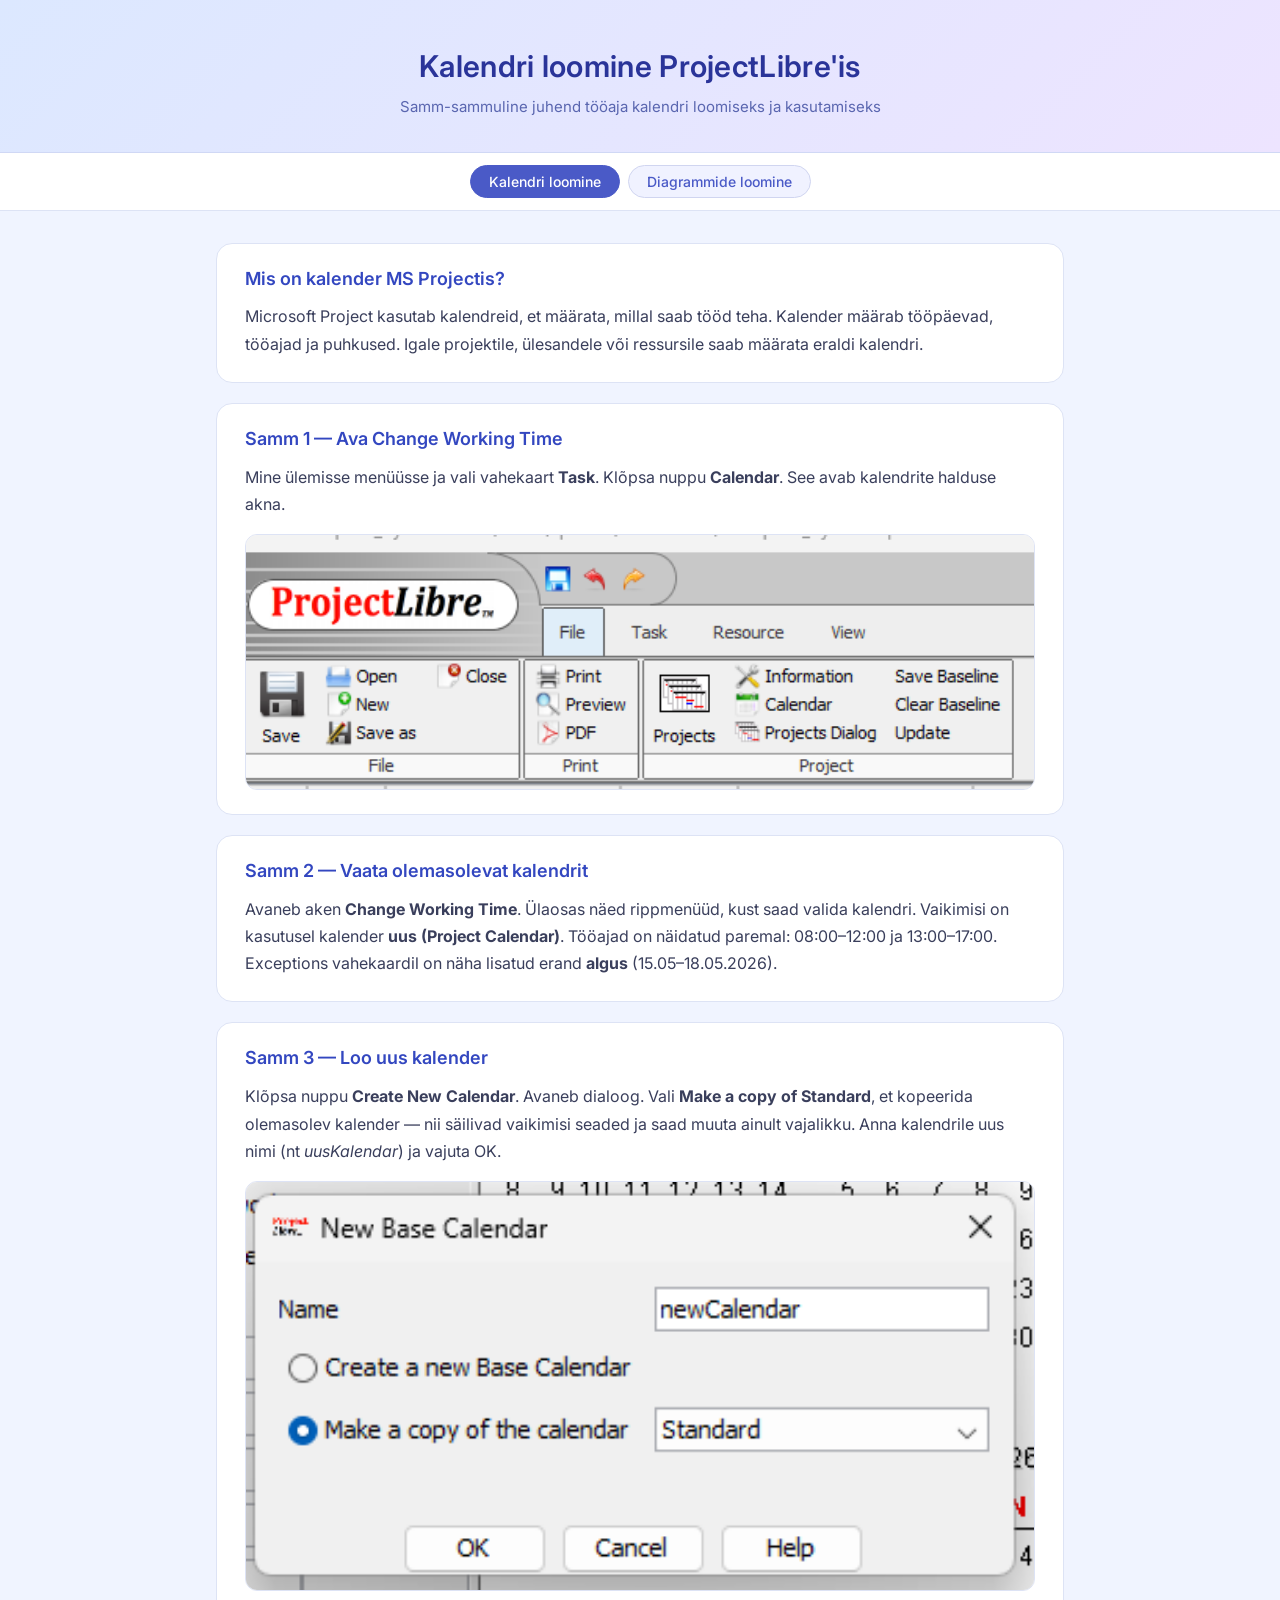
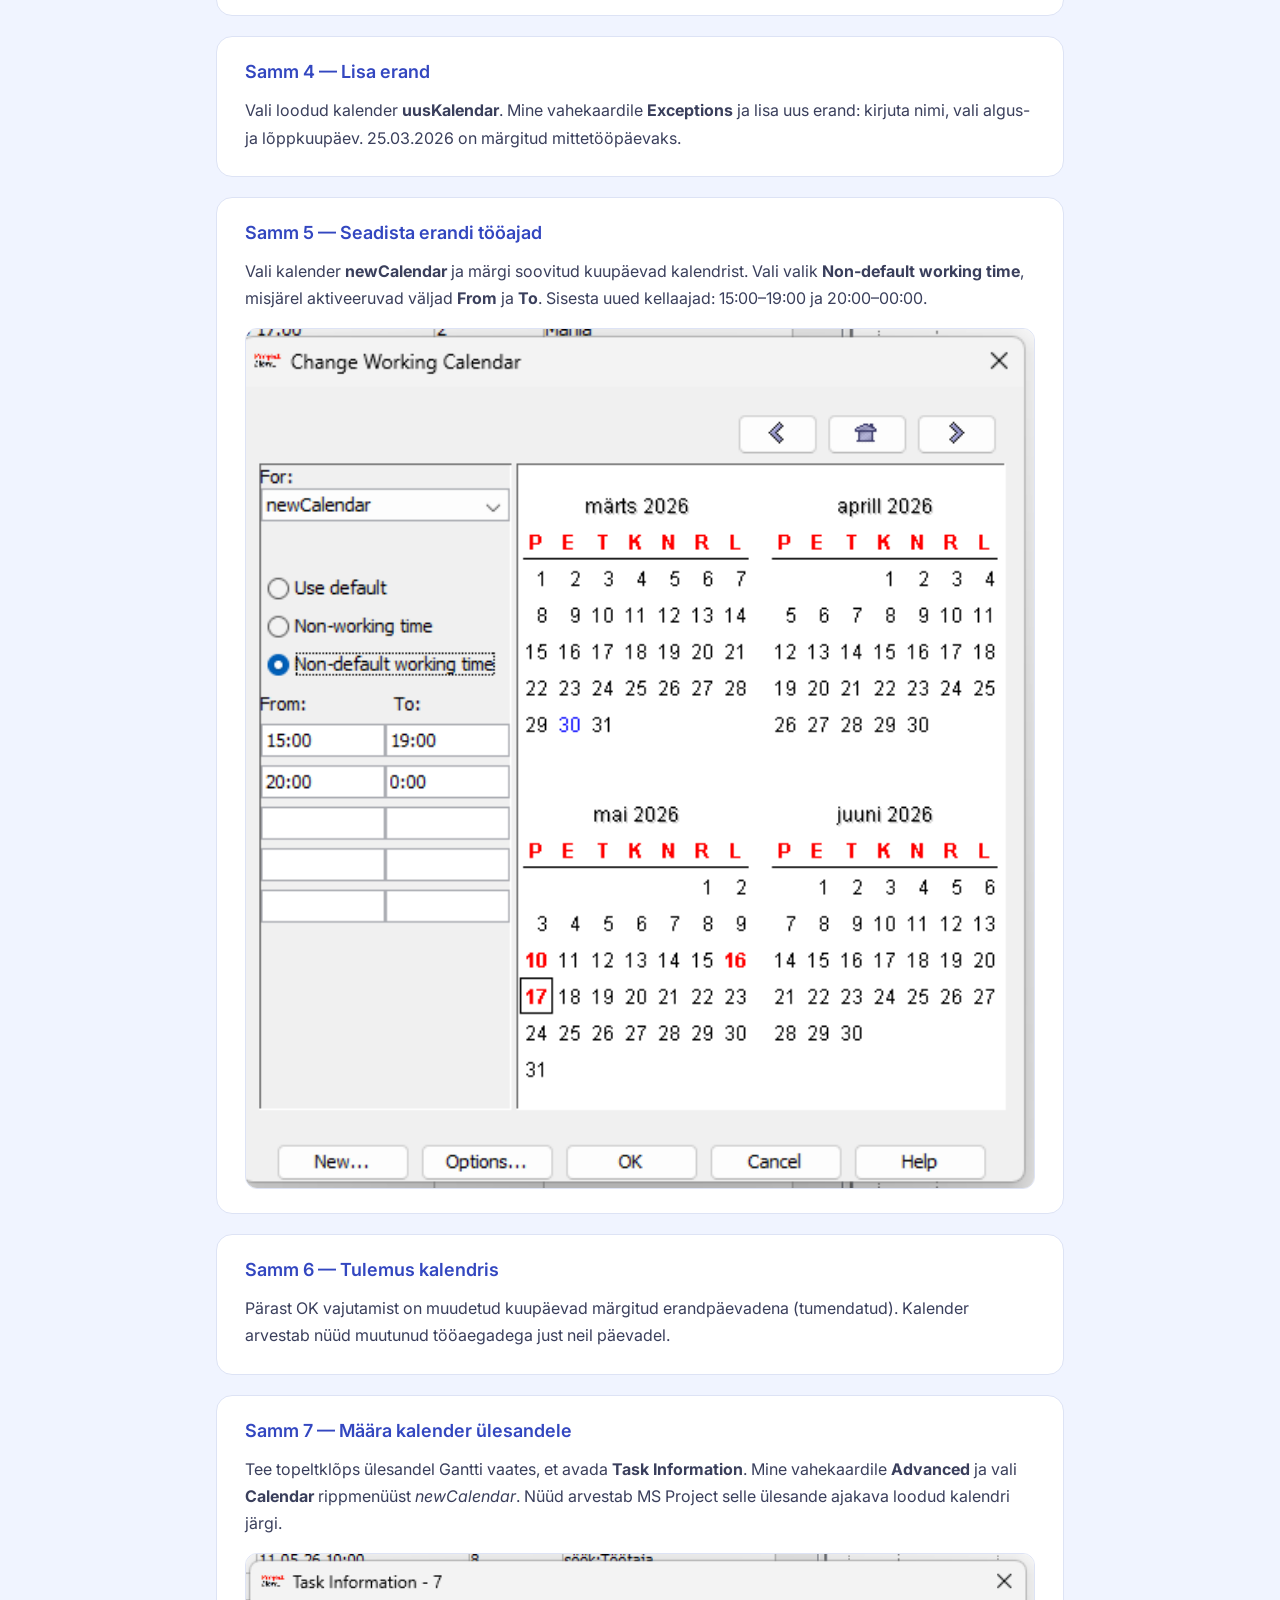
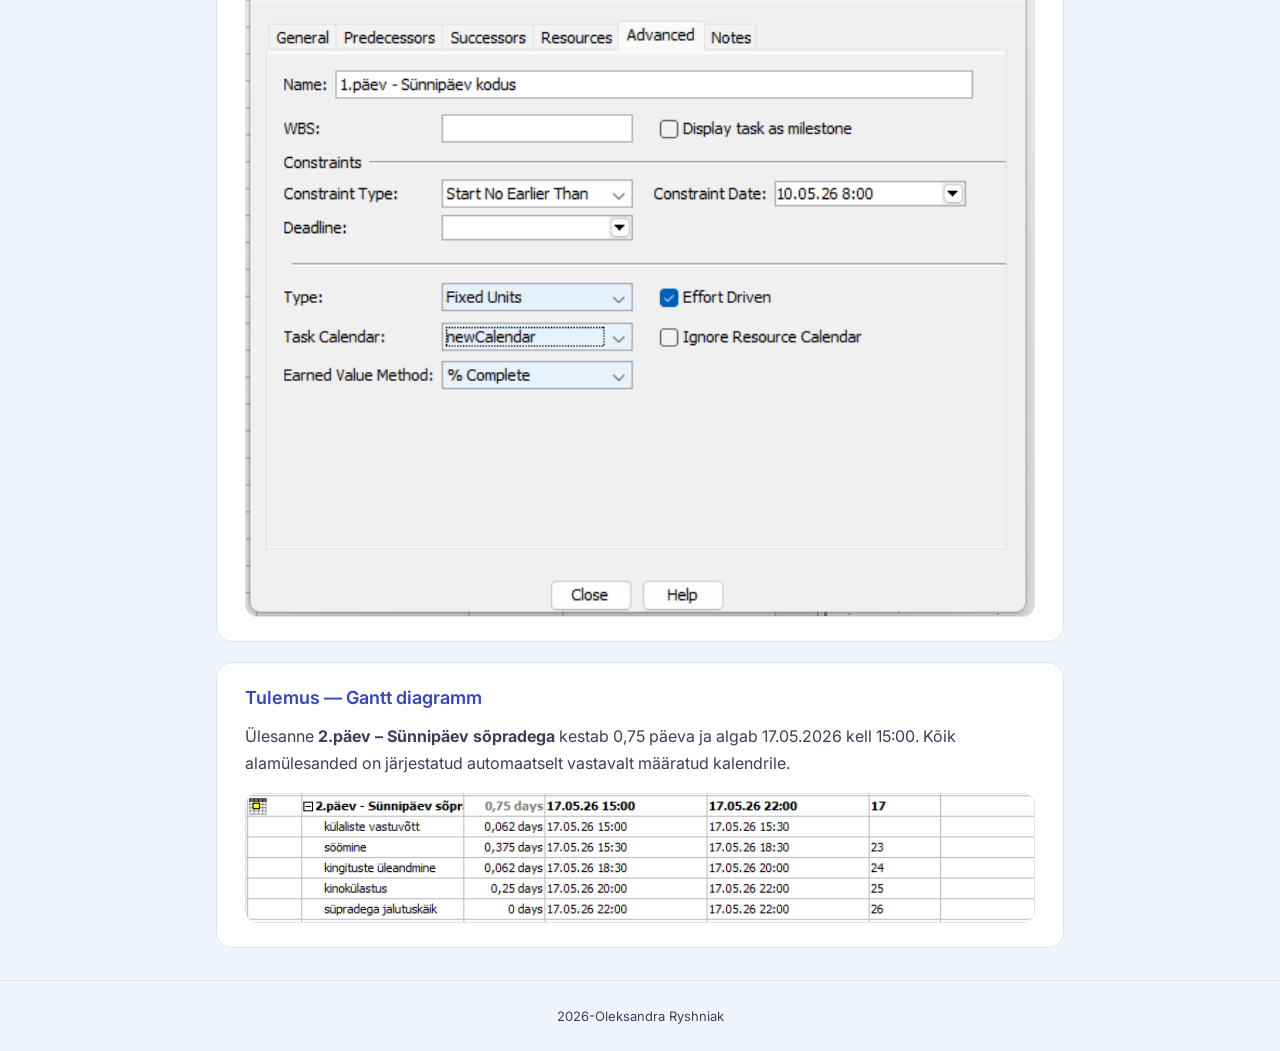
<file: index.html>
<!DOCTYPE html>
<html lang="et">
<head>
  <meta charset="UTF-8"/>
  <meta name="viewport" content="width=device-width, initial-scale=1.0"/>
  <title>MS Project — Kalendri loomine</title>
  <link rel="stylesheet" href="style.css"/>
</head>
<body>



<header>
  <h1>Kalendri loomine ProjectLibre'is</h1>
  <p class="subtitle">Samm-sammuline juhend tööaja kalendri loomiseks ja kasutamiseks</p>
</header>
<nav>
  <a href="index.html" class="active">Kalendri loomine</a>
  <a href="diagram.html">Diagrammide loomine</a>
</nav>
<main>

  <section>
    <h2>Mis on kalender MS Projectis?</h2>
    <p>
      Microsoft Project kasutab kalendreid, et määrata, millal saab tööd teha.
      Kalender määrab tööpäevad, tööajad ja puhkused. Igale projektile, ülesandele
      või ressursile saab määrata eraldi kalendri.
    </p>
  </section>

  <section>
    <h2>Samm 1 — Ava Change Working Time</h2>
    <p>
      Mine ülemisse menüüsse ja vali vahekaart <strong>Task</strong>.
      Klõpsa nuppu <strong>Calendar</strong>.
      See avab kalendrite halduse akna.
    </p>
    <img src="images_projectLibre/1.png" alt="ProjectLibre menüü — Project vahekaart ja Calendar nupp"/>
  </section>

  <section>
    <h2>Samm 2 — Vaata olemasolevat kalendrit</h2>
    <p>
      Avaneb aken <strong>Change Working Time</strong>. Ülaosas näed rippmenüüd,
      kust saad valida kalendri. Vaikimisi on kasutusel kalender <strong>uus (Project Calendar)</strong>.
      Tööajad on näidatud paremal: 08:00–12:00 ja 13:00–17:00.
      Exceptions vahekaardil on näha lisatud erand <strong>algus</strong> (15.05–18.05.2026).
    </p>
  </section>

  <section>
    <h2>Samm 3 — Loo uus kalender</h2>
    <p>
      Klõpsa nuppu <strong>Create New Calendar</strong>. Avaneb dialoog.
      Vali <strong>Make a copy of Standard</strong>, et kopeerida olemasolev kalender —
      nii säilivad vaikimisi seaded ja saad muuta ainult vajalikku.
      Anna kalendrile uus nimi (nt <em>uusKalendar</em>) ja vajuta OK.
    </p>
    <img src="images_projectLibre/2.png" alt="New Base Calendar dialoog — newCalendar, Make a copy of the calendar: Standard"/>
  </section>

  <section>
    <h2>Samm 4 — Lisa erand</h2>
    <p>
      Vali loodud kalender <strong>uusKalendar</strong>. Mine vahekaardile <strong>Exceptions</strong>
      ja lisa uus erand: kirjuta nimi, vali algus- ja lõppkuupäev.
      25.03.2026 on märgitud mittetööpäevaks.
    </p>
  </section>

  <section>
    <h2>Samm 5 — Seadista erandi tööajad</h2>
 <p>
      Vali kalender <strong>newCalendar</strong> ja märgi soovitud kuupäevad kalendrist.
      Vali valik <strong>Non-default working time</strong>, misjärel aktiveeruvad
      väljad <strong>From</strong> ja <strong>To</strong>.
      Sisesta uued kellaajad: 15:00–19:00 ja 20:00–00:00.
    </p>
    <img src="images_projectLibre/3.png" alt="Change Working Calendar aken — newCalendar, Non-default working time 15:00–19:00 ja 20:00–00:00"/>
  </section>

  <section>
    <h2>Samm 6 — Tulemus kalendris</h2>
    <p>
      Pärast OK vajutamist on muudetud kuupäevad märgitud
      erandpäevadena (tumendatud). Kalender arvestab nüüd muutunud tööaegadega
      just neil päevadel.
    </p>
  </section>

  <section>
    <h2>Samm 7 — Määra kalender ülesandele</h2>
    <p>
      Tee topeltklõps ülesandel Gantti vaates, et avada <strong>Task Information</strong>.
      Mine vahekaardile <strong>Advanced</strong> ja vali <strong>Calendar</strong> rippmenüüst
      <em>newCalendar</em>. Nüüd arvestab MS Project selle ülesande ajakava
      loodud kalendri järgi.
    </p>
    <img src="images_projectLibre/4.png" alt="Task Information — Advanced vahekaart, Task Calendar: newCalendar"/>
  </section>

  <section>
    <h2>Tulemus — Gantt diagramm</h2>
    <p>
      Ülesanne <strong>2.päev – Sünnipäev sõpradega</strong> kestab 0,75 päeva
      ja algab 17.05.2026 kell 15:00. Kõik alamülesanded on järjestatud automaatselt
      vastavalt määratud kalendrile.
    </p>
    <img src="images_projectLibre/5.png" alt="Ülesannete tabel — 2.päev Sünnipäev sõpradega ja alamülesanded"/>
  </section>

</main>

<footer>
  <p>2026-Oleksandra Ryshniak</p>
</footer>

</body>
</html>
</file>
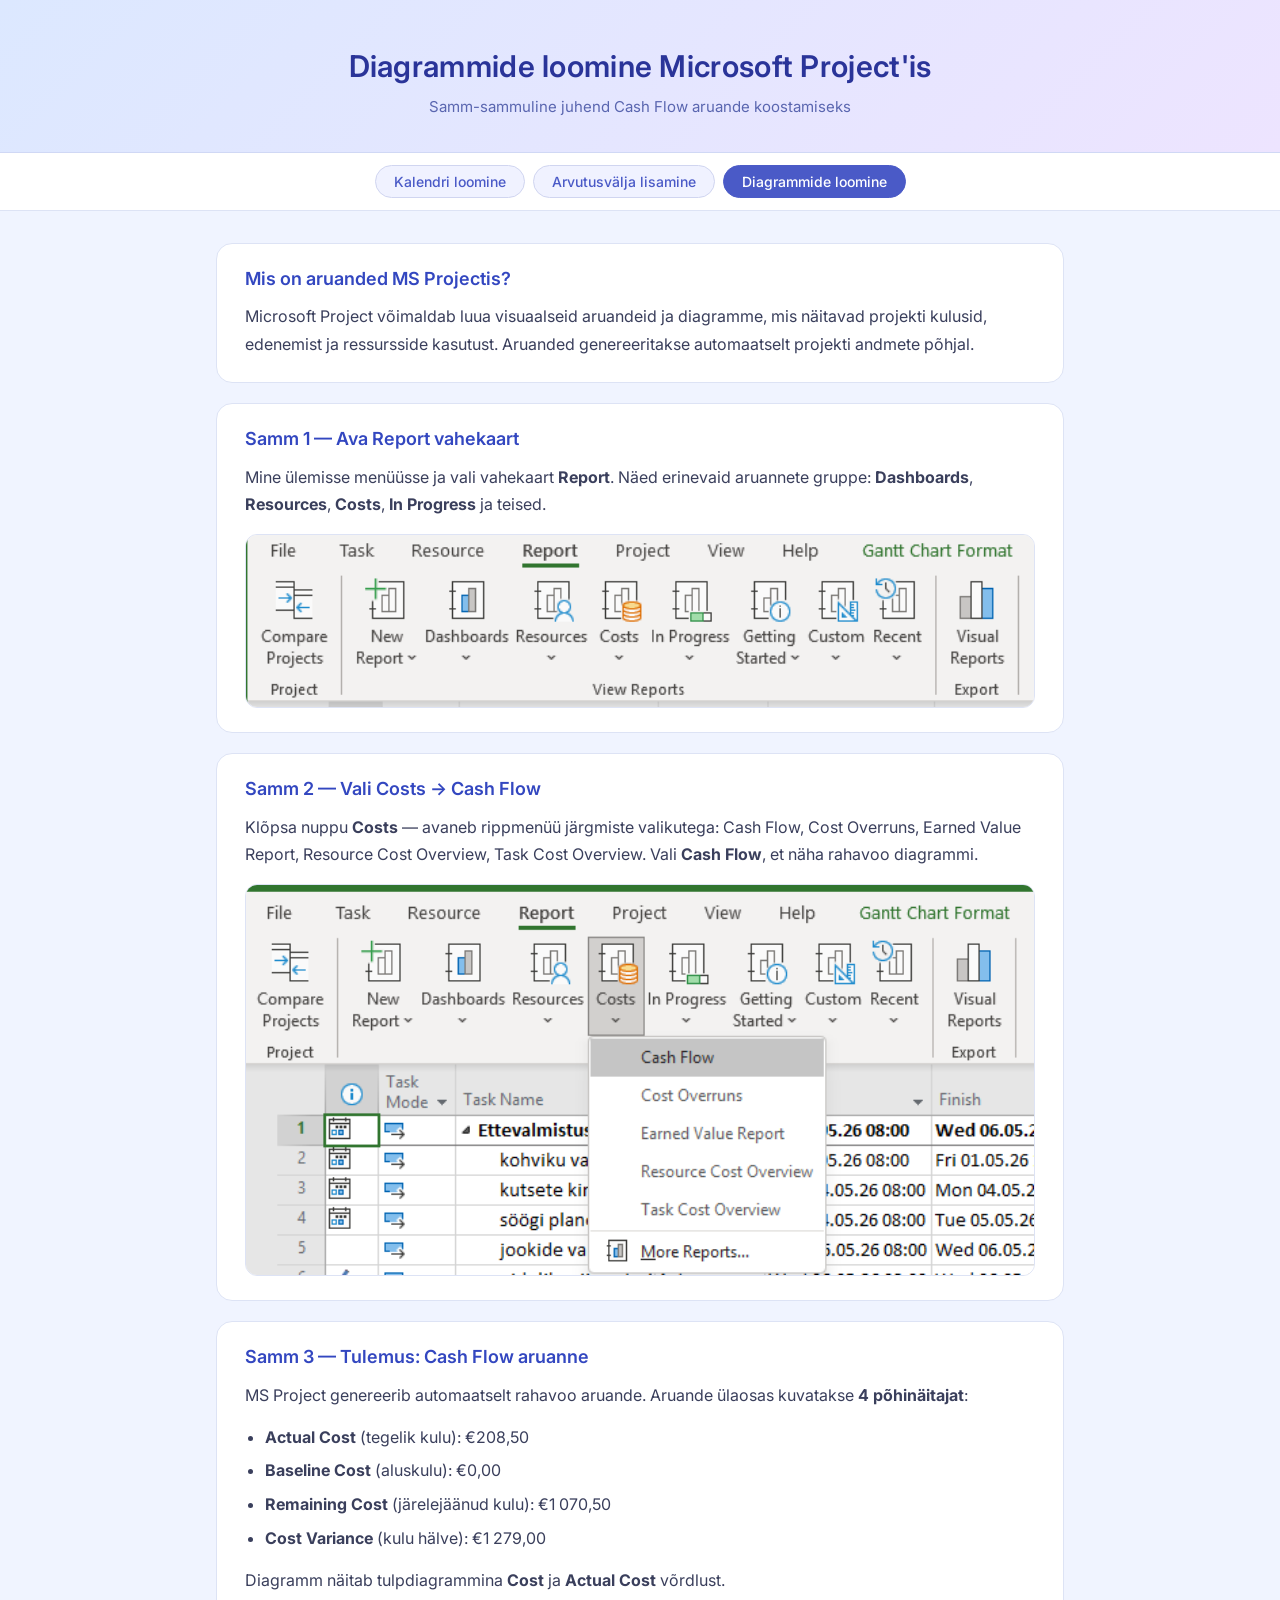
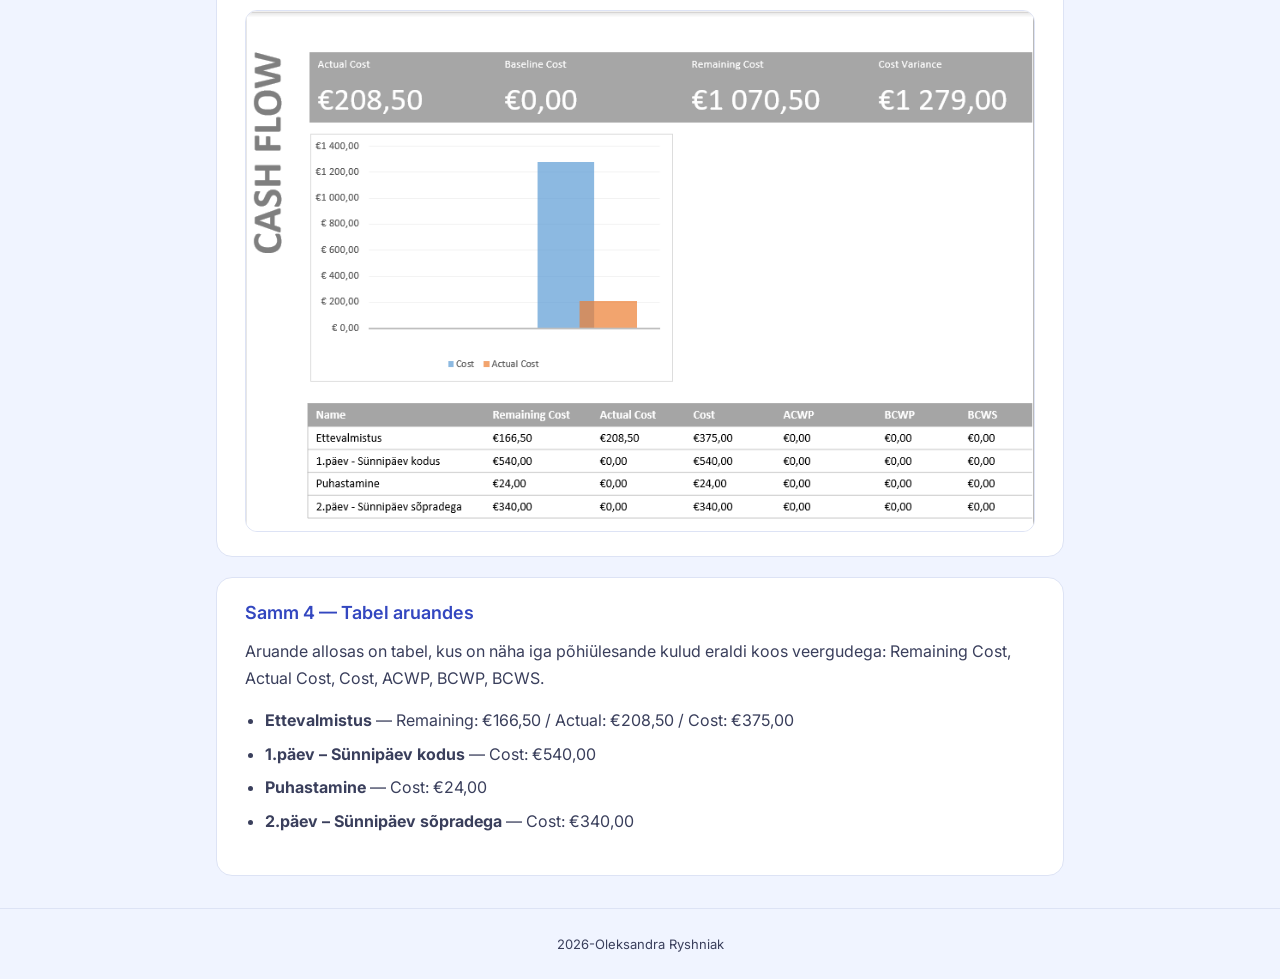
<file: diagram.html>
<!DOCTYPE html>
<html lang="et">
<head>
  <meta charset="UTF-8"/>
  <meta name="viewport" content="width=device-width, initial-scale=1.0"/>
  <link rel="stylesheet" href="style.css"/>
  <title>MS Project — Diagrammide loomine</title>
  


  <header>
    <h1>Diagrammide loomine Microsoft Project'is</h1>
    <p class="subtitle">Samm-sammuline juhend Cash Flow aruande koostamiseks</p>
  </header>

    <nav>
    <a href="index.html">Kalendri loomine</a>
    <a href="valem.html">Arvutusvälja lisamine</a>
    <a href="diagram.html" class="active">Diagrammide loomine</a>
  </nav>

  <main>

    <section>
      <h2>Mis on aruanded MS Projectis?</h2>
      <p>
        Microsoft Project võimaldab luua visuaalseid aruandeid ja diagramme,
        mis näitavad projekti kulusid, edenemist ja ressursside kasutust.
        Aruanded genereeritakse automaatselt projekti andmete põhjal.
      </p>
    </section>

    <section>
      <h2>Samm 1 — Ava Report vahekaart</h2>
      <p>
        Mine ülemisse menüüsse ja vali vahekaart <strong>Report</strong>.
        Näed erinevaid aruannete gruppe:
        <strong>Dashboards</strong>, <strong>Resources</strong>, <strong>Costs</strong>,
        <strong>In Progress</strong> ja teised.
      </p>
      <img src="images/6.png" width= "100%"/>
    </section>

    <section>
      <h2>Samm 2 — Vali Costs → Cash Flow</h2>
      <p>
        Klõpsa nuppu <strong>Costs</strong> — avaneb rippmenüü järgmiste valikutega:
        Cash Flow, Cost Overruns, Earned Value Report, Resource Cost Overview, Task Cost Overview.
        Vali <strong>Cash Flow</strong>, et näha rahavoo diagrammi.
      </p>
      <img src="images/7.png"/>
    </section>

    <section>
      <h2>Samm 3 — Tulemus: Cash Flow aruanne</h2>
      <p>
        MS Project genereerib automaatselt rahavoo aruande.
        Aruande ülaosas kuvatakse <strong>4 põhinäitajat</strong>:
      </p>
      <ul>
        <li><strong>Actual Cost</strong> (tegelik kulu): €208,50</li>
        <li><strong>Baseline Cost</strong> (aluskulu): €0,00</li>
        <li><strong>Remaining Cost</strong> (järelejäänud kulu): €1 070,50</li>
        <li><strong>Cost Variance</strong> (kulu hälve): €1 279,00</li>
      </ul>
      <p>
        Diagramm näitab tulpdiagrammina <strong>Cost</strong> ja <strong>Actual Cost</strong> võrdlust.
      </p>
      <img src="images/5.png" width= "100%"/>
    </section>

    <section>
      <h2>Samm 4 — Tabel aruandes</h2>
      <p>
        Aruande allosas on tabel, kus on näha iga põhiülesande kulud eraldi
        koos veergudega: Remaining Cost, Actual Cost, Cost, ACWP, BCWP, BCWS.
      </p>
      <ul>
        <li><strong>Ettevalmistus</strong> — Remaining: €166,50 / Actual: €208,50 / Cost: €375,00</li>
        <li><strong>1.päev – Sünnipäev kodus</strong> — Cost: €540,00</li>
        <li><strong>Puhastamine</strong> — Cost: €24,00</li>
        <li><strong>2.päev – Sünnipäev sõpradega</strong> — Cost: €340,00</li>
      </ul>
    </section>



  </main>

  <footer>
    <p>2026-Oleksandra Ryshniak</p>
  </footer>

</body>
</html>
</file>
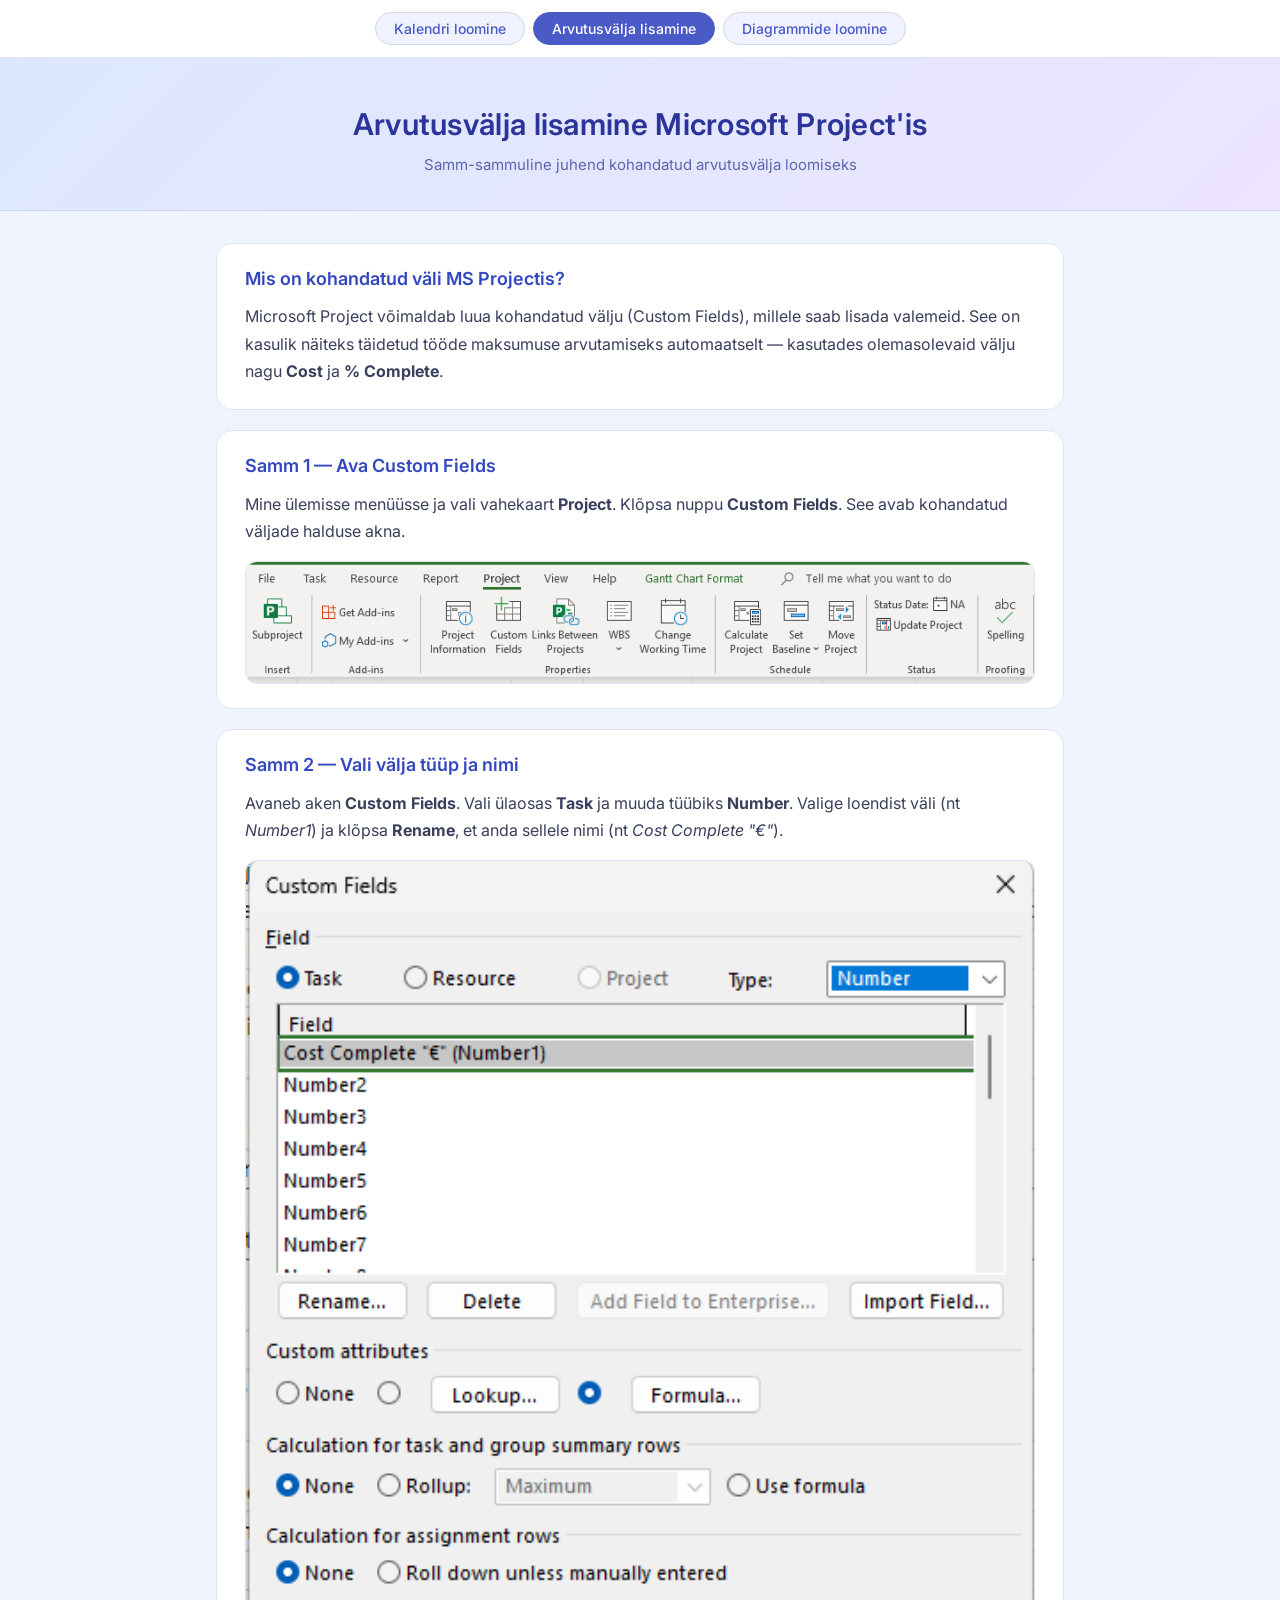
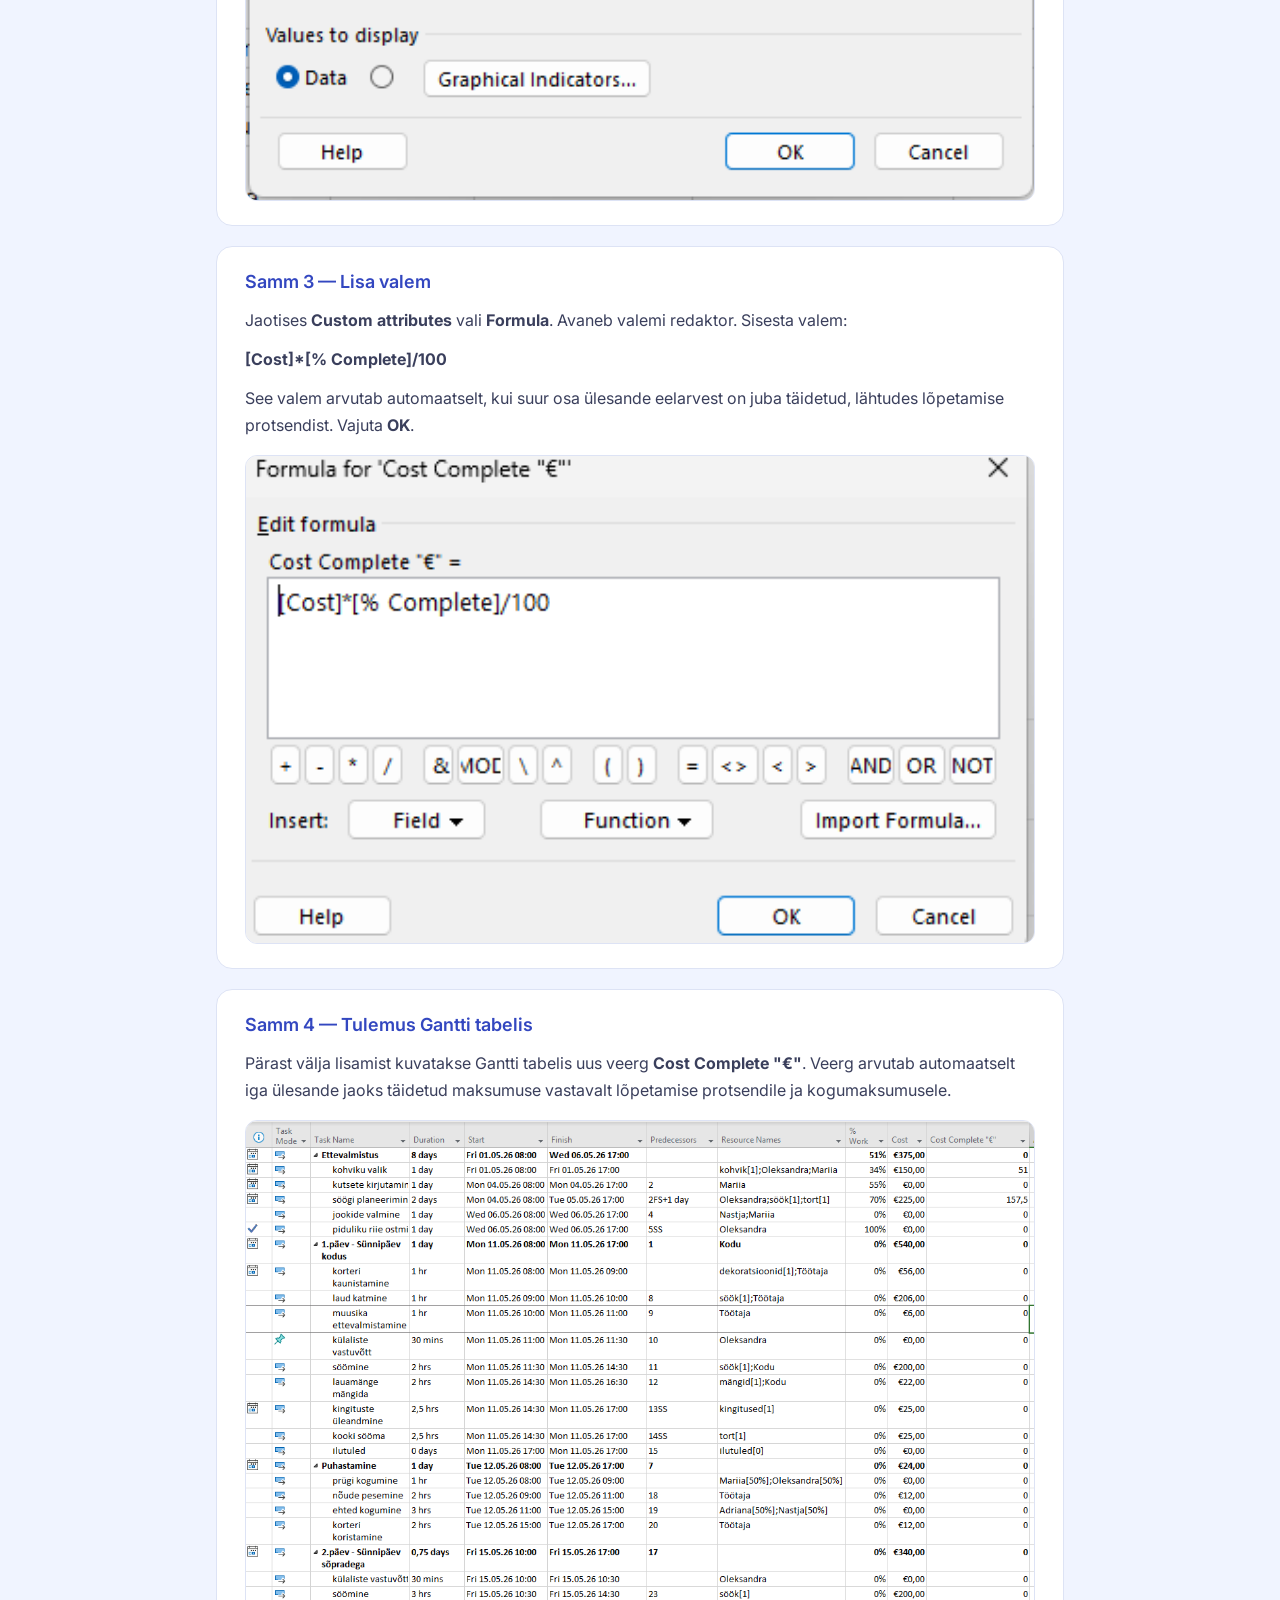
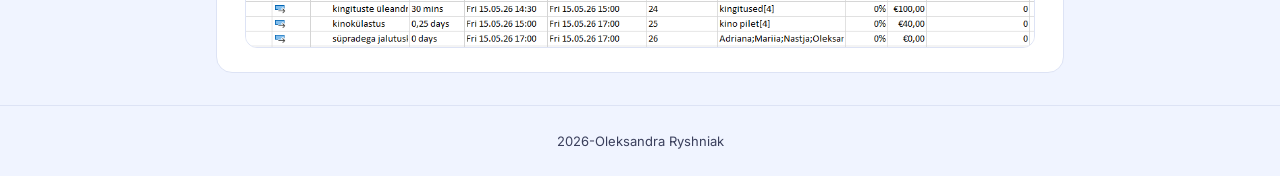
<file: formula.html>
<!DOCTYPE html>
<html lang="et">
<head>
  <meta charset="UTF-8"/>
  <meta name="viewport" content="width=device-width, initial-scale=1.0"/>
  <title>MS Project — Arvutusvälja lisamine</title>
  <link rel="stylesheet" href="style.css"/>
</head>
<body>
 
  <nav>
    <a href="index.html">Kalendri loomine</a>
    <a href="formula.html" class="active">Arvutusvälja lisamine</a>
    <a href="diagram.html">Diagrammide loomine</a>
  </nav>
 
  <header>
    <h1>Arvutusvälja lisamine Microsoft Project'is</h1>
    <p class="subtitle">Samm-sammuline juhend kohandatud arvutusvälja loomiseks</p>
  </header>
 
  <main>
 
    <section>
      <h2>Mis on kohandatud väli MS Projectis?</h2>
      <p>
        Microsoft Project võimaldab luua kohandatud välju (Custom Fields), millele saab
        lisada valemeid. See on kasulik näiteks täidetud tööde maksumuse arvutamiseks
        automaatselt — kasutades olemasolevaid välju nagu <strong>Cost</strong> ja
        <strong>% Complete</strong>.
      </p>
    </section>
 
    <section>
      <h2>Samm 1 — Ava Custom Fields</h2>
      <p>
        Mine ülemisse menüüsse ja vali vahekaart <strong>Project</strong>.
        Klõpsa nuppu <strong>Custom Fields</strong>. See avab kohandatud väljade halduse akna.
      </p>
      <img src="images/1.png" alt="Project menüü - Custom Fields nupp"/>
    </section>
 
    <section>
      <h2>Samm 2 — Vali välja tüüp ja nimi</h2>
      <p>
        Avaneb aken <strong>Custom Fields</strong>. Vali ülaosas <strong>Task</strong>
        ja muuda tüübiks <strong>Number</strong>. Valige loendist väli (nt <em>Number1</em>)
        ja klõpsa <strong>Rename</strong>, et anda sellele nimi (nt <em>Cost Complete "€"</em>).
      </p>
      <img src="images/2.png" alt="Custom Fields aken - välja valik ja tüüp"/>
    </section>
 
    <section>
      <h2>Samm 3 — Lisa valem</h2>
      <p>
        Jaotises <strong>Custom attributes</strong> vali <strong>Formula</strong>.
        Avaneb valemi redaktor. Sisesta valem:
      </p>
      <p><strong>[Cost]*[% Complete]/100</strong></p>
      <p>
        See valem arvutab automaatselt, kui suur osa ülesande eelarvest on juba
        täidetud, lähtudes lõpetamise protsendist. Vajuta <strong>OK</strong>.
      </p>
      <img src="images/3.png" alt="Valemi redaktor - Cost Complete valem"/>
    </section>
 
    <section>
      <h2>Samm 4 — Tulemus Gantti tabelis</h2>
      <p>
        Pärast välja lisamist kuvatakse Gantti tabelis uus veerg
        <strong>Cost Complete "€"</strong>. Veerg arvutab automaatselt iga ülesande
        jaoks täidetud maksumuse vastavalt lõpetamise protsendile ja kogumaksumusele.
      </p>
      <img src="images/4.png" alt="Gantt tabel koos Cost Complete veeruga" width= "100%"/>
    </section>

 
  </main>
 
  <footer>
    <p>2026-Oleksandra Ryshniak</p>
  </footer>
 
</body>
</html>
</file>
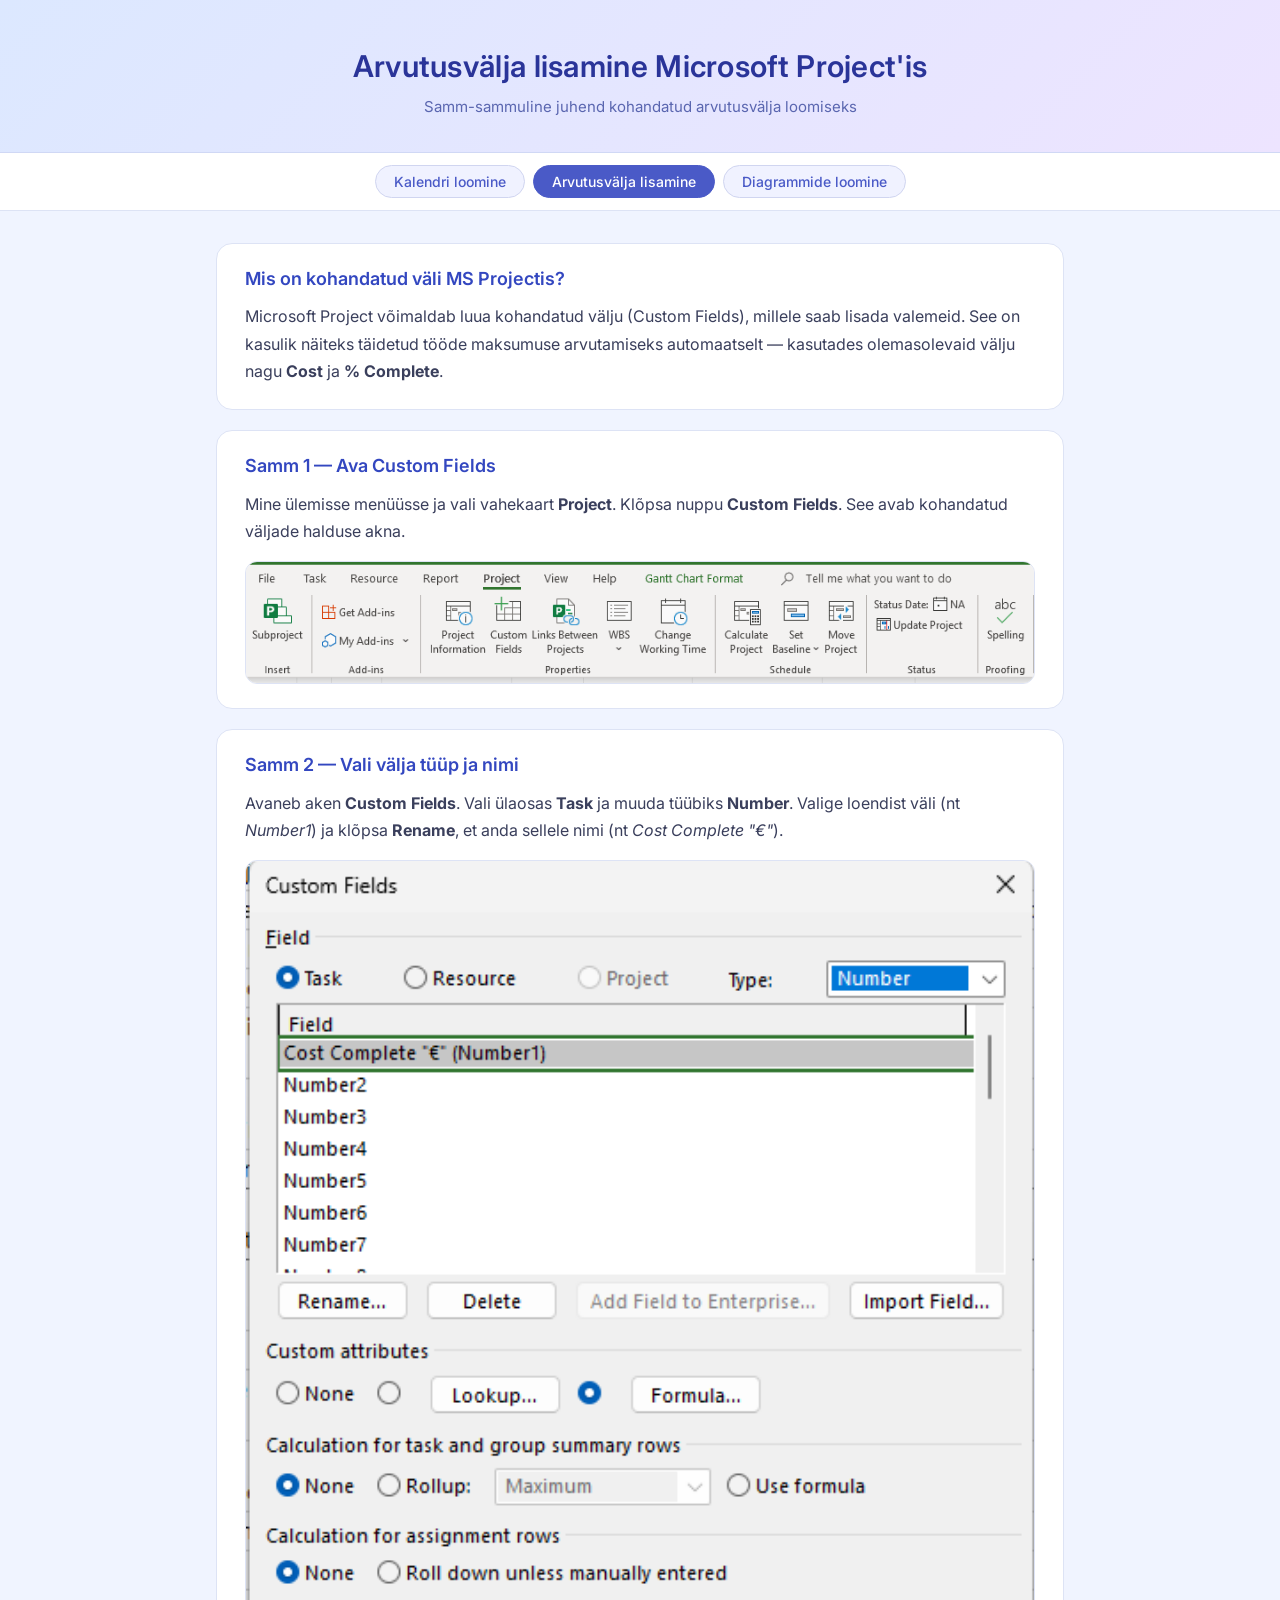
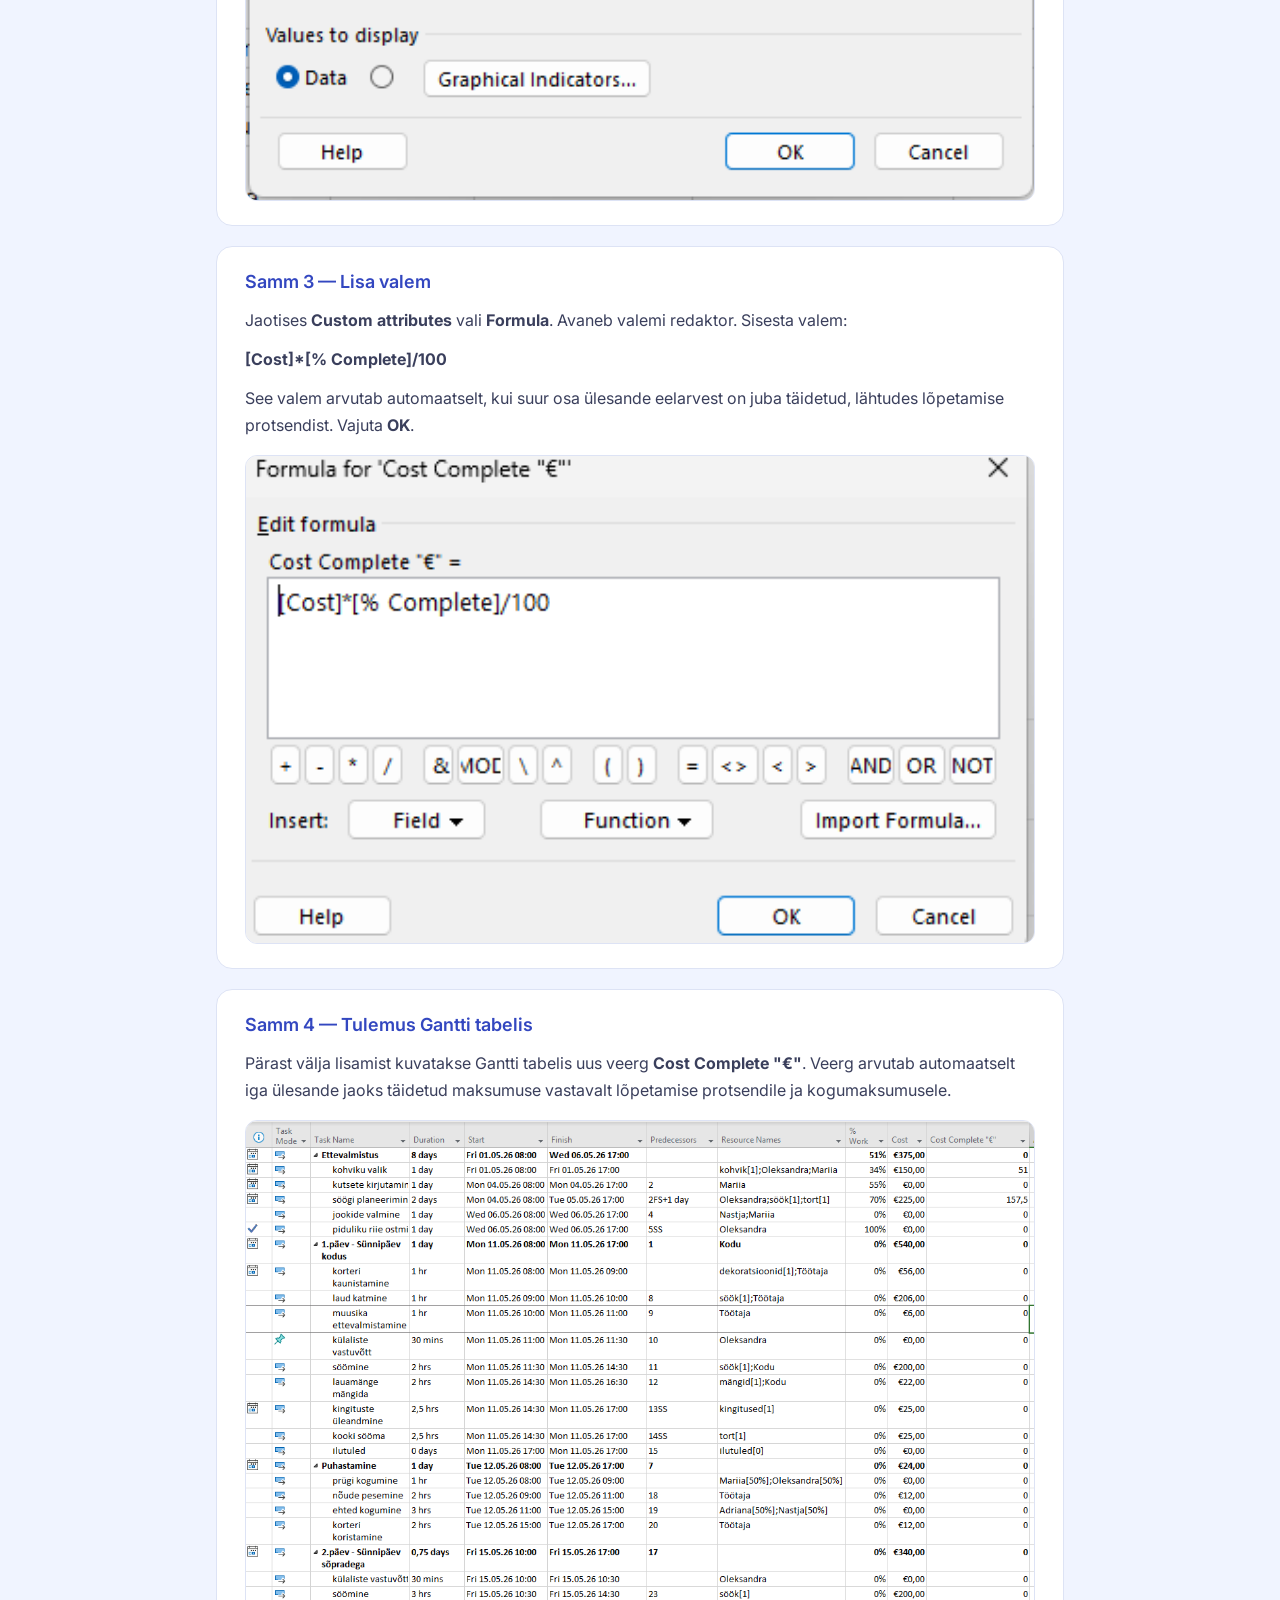
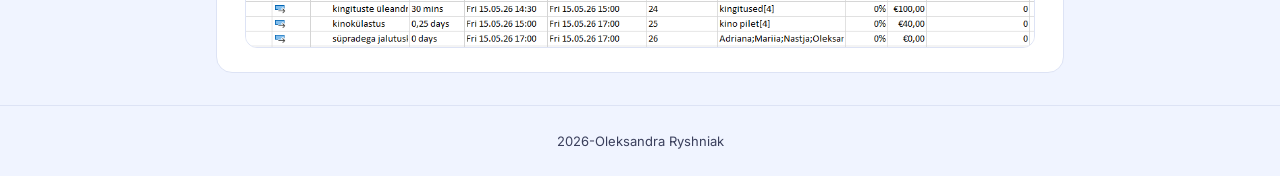
<file: valem.html>
<!DOCTYPE html>
<html lang="et">
<head>
  <meta charset="UTF-8"/>
  <meta name="viewport" content="width=device-width, initial-scale=1.0"/>
  <title>MS Project — Arvutusvälja lisamine</title>
  <link rel="stylesheet" href="style.css"/>
</head>
<body>
 
 
  <header>
    <h1>Arvutusvälja lisamine Microsoft Project'is</h1>
    <p class="subtitle">Samm-sammuline juhend kohandatud arvutusvälja loomiseks</p>
  </header>
 
  <nav>
    <a href="index.html">Kalendri loomine</a>
    <a href="valem.html" class="active">Arvutusvälja lisamine</a>
    <a href="diagram.html">Diagrammide loomine</a>
  </nav>
  <main>
 
    <section>
      <h2>Mis on kohandatud väli MS Projectis?</h2>
      <p>
        Microsoft Project võimaldab luua kohandatud välju (Custom Fields), millele saab
        lisada valemeid. See on kasulik näiteks täidetud tööde maksumuse arvutamiseks
        automaatselt — kasutades olemasolevaid välju nagu <strong>Cost</strong> ja
        <strong>% Complete</strong>.
      </p>
    </section>
 
    <section>
      <h2>Samm 1 — Ava Custom Fields</h2>
      <p>
        Mine ülemisse menüüsse ja vali vahekaart <strong>Project</strong>.
        Klõpsa nuppu <strong>Custom Fields</strong>. See avab kohandatud väljade halduse akna.
      </p>
      <img src="images/1.png" alt="Project menüü - Custom Fields nupp"/>
    </section>
 
    <section>
      <h2>Samm 2 — Vali välja tüüp ja nimi</h2>
      <p>
        Avaneb aken <strong>Custom Fields</strong>. Vali ülaosas <strong>Task</strong>
        ja muuda tüübiks <strong>Number</strong>. Valige loendist väli (nt <em>Number1</em>)
        ja klõpsa <strong>Rename</strong>, et anda sellele nimi (nt <em>Cost Complete "€"</em>).
      </p>
      <img src="images/2.png" alt="Custom Fields aken - välja valik ja tüüp"/>
    </section>
 
    <section>
      <h2>Samm 3 — Lisa valem</h2>
      <p>
        Jaotises <strong>Custom attributes</strong> vali <strong>Formula</strong>.
        Avaneb valemi redaktor. Sisesta valem:
      </p>
      <p><strong>[Cost]*[% Complete]/100</strong></p>
      <p>
        See valem arvutab automaatselt, kui suur osa ülesande eelarvest on juba
        täidetud, lähtudes lõpetamise protsendist. Vajuta <strong>OK</strong>.
      </p>
      <img src="images/3.png" alt="Valemi redaktor - Cost Complete valem"/>
    </section>
 
    <section>
      <h2>Samm 4 — Tulemus Gantti tabelis</h2>
      <p>
        Pärast välja lisamist kuvatakse Gantti tabelis uus veerg
        <strong>Cost Complete "€"</strong>. Veerg arvutab automaatselt iga ülesande
        jaoks täidetud maksumuse vastavalt lõpetamise protsendile ja kogumaksumusele.
      </p>
      <img src="images/4.png" alt="Gantt tabel koos Cost Complete veeruga" width= "100%"/>
    </section>

 
  </main>
 
  <footer>
    <p>2026-Oleksandra Ryshniak</p>
  </footer>
 
</body>
</html>
</file>
<file: style.css>
@import url('https://fonts.googleapis.com/css2?family=Inter:wght@400;500;600&display=swap');

* {
  box-sizing: border-box;
}

body {
  margin: 0;
  font-family: "Inter", "Segoe UI", sans-serif;
  background: #f0f4ff;
  color: #2c2f45;
}

/* ── Navigation ── */
nav {
  background: #ffffff;
  border-bottom: 1px solid #dde3f5;
  padding: 12px 24px;
  display: flex;
  justify-content: center;
  gap: 8px;
  flex-wrap: wrap;
  position: sticky;
  top: 0;
  z-index: 100;
}

nav a {
  text-decoration: none;
  color: #4a5ac7;
  font-weight: 500;
  font-size: 14px;
  padding: 7px 18px;
  border-radius: 30px;
  background: #f0f2ff;
  border: 1px solid #d0d5f0;
  transition: background 0.2s, color 0.2s, border-color 0.2s;
  white-space: nowrap;
}

nav a:hover {
  background: #e0e5ff;
  border-color: #b0baee;
  color: #3347c0;
}

nav a.active {
  background: #4a5ac7;
  color: #ffffff;
  border-color: #4a5ac7;
}

/* ── Header ── */
header {
  text-align: center;
  padding: 48px 20px 32px;
  background: linear-gradient(135deg, #dce8ff 0%, #ede4ff 100%);
  border-bottom: 1px solid #d0d8f5;
}

header h1 {
  margin: 0;
  font-size: 30px;
  font-weight: 600;
  color: #2a3499;
  letter-spacing: 0.3px;
}

.subtitle {
  margin-top: 10px;
  font-size: 15px;
  color: #5a66b0;
}

/* ── Main content ── */
main {
  max-width: 880px;
  margin: 32px auto;
  padding: 0 16px;
}

/* ── Sections ── */
section {
  background: #ffffff;
  border: 1px solid #dde3f5;
  border-radius: 16px;
  padding: 24px 28px;
  margin-bottom: 20px;
  transition: box-shadow 0.2s, transform 0.2s;
}

section:hover {
  transform: translateY(-2px);
  box-shadow: 0 8px 24px rgba(74, 90, 199, 0.1);
}

h2 {
  margin-top: 0;
  font-size: 18px;
  font-weight: 600;
  color: #3347c0;
}

p {
  line-height: 1.7;
  color: #3a3f5c;
  margin: 0 0 12px;
}

p:last-child {
  margin-bottom: 0;
}

/* ── Images ── */
img {
  display: block;
  width: 100%;
  height: auto;
  border-radius: 12px;
  margin-top: 16px;
  border: 1px solid #dde3f5;
}

/* ── Lists ── */
ul {
  padding-left: 20px;
  color: #3a3f5c;
}

li {
  margin-bottom: 8px;
  line-height: 1.6;
}

/* ── Summary block ── */
.summary {
  background: #fff8ec;
  border: 1px solid #fce4b0;
  border-left: 5px solid #f5a623;
  border-radius: 12px;
}

.summary h2 {
  color: #b36c00;
}

/* ── Footer ── */
footer {
  text-align: center;
  padding: 24px;
  color: #8892c0;
  font-size: 13px;
  border-top: 1px solid #dde3f5;
  margin-top: 16px;
}
</file>
